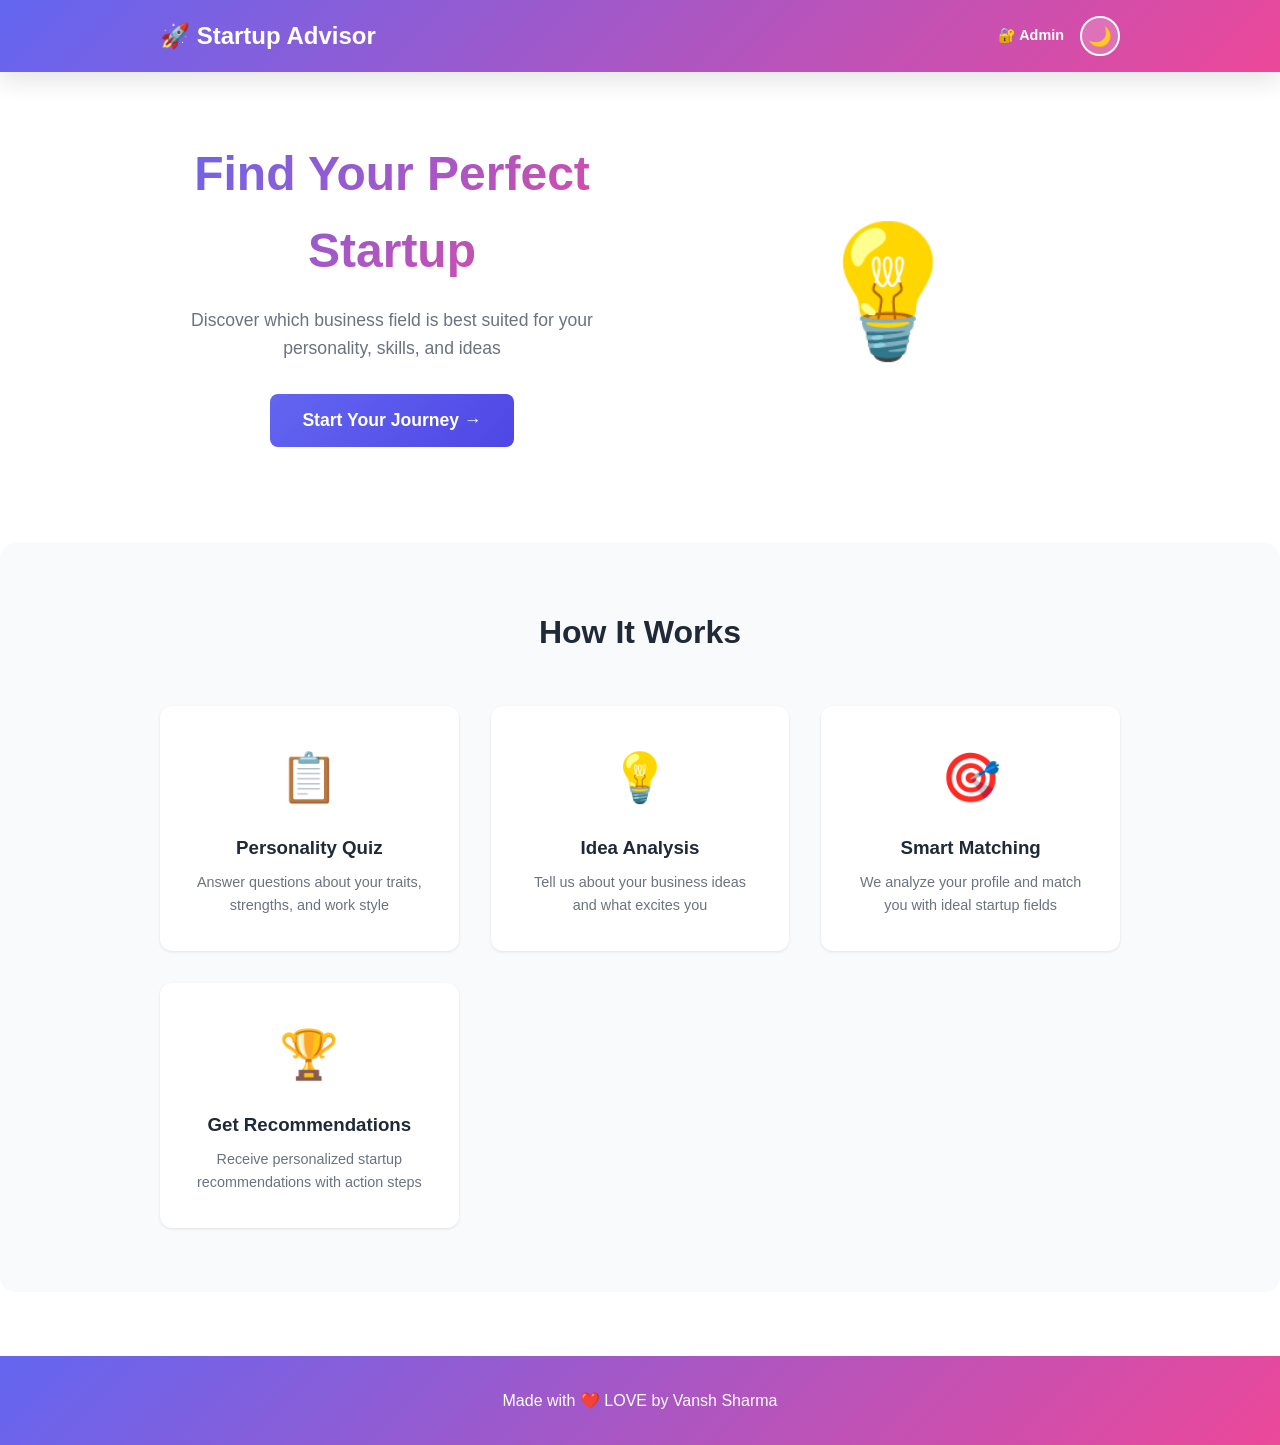
<file: index.html>
<!DOCTYPE html>
<html lang="en">
<head>
    <meta charset="UTF-8">
    <meta name="viewport" content="width=device-width, initial-scale=1.0">
    <title>Startup Advisor - Find Your Perfect Business</title>
    <link rel="stylesheet" href="styles.css">
</head>
<body>
    <!-- Navigation -->
    <nav class="navbar">
        <div class="container" style="display: flex; justify-content: space-between; align-items: center;">
            <div class="logo">🚀 Startup Advisor</div>
            <div style="display: flex; gap: 1rem; align-items: center;">
                <a href="admin.html" style="color: white; text-decoration: none; font-weight: 600; font-size: 0.9rem;">🔐 Admin</a>
                <button class="theme-toggle" id="themeToggle" title="Toggle Dark Mode">🌙</button>
            </div>
        </div>
    </nav>

    <!-- Landing Page -->
    <div id="landingPage" class="page active">
        <section class="hero">
            <div class="container">
                <div class="hero-content">
                    <h1>Find Your Perfect Startup</h1>
                    <p>Discover which business field is best suited for your personality, skills, and ideas</p>
                    <button class="btn btn-primary btn-lg" id="startBtn">Start Your Journey →</button>
                </div>
                <div class="hero-illustration">
                    💡
                </div>
            </div>
        </section>

        <section class="features">
            <div class="container">
                <h2>How It Works</h2>
                <div class="features-grid">
                    <div class="feature-card">
                        <div class="feature-icon">📋</div>
                        <h3>Personality Quiz</h3>
                        <p>Answer questions about your traits, strengths, and work style</p>
                    </div>
                    <div class="feature-card">
                        <div class="feature-icon">💡</div>
                        <h3>Idea Analysis</h3>
                        <p>Tell us about your business ideas and what excites you</p>
                    </div>
                    <div class="feature-card">
                        <div class="feature-icon">🎯</div>
                        <h3>Smart Matching</h3>
                        <p>We analyze your profile and match you with ideal startup fields</p>
                    </div>
                    <div class="feature-card">
                        <div class="feature-icon">🏆</div>
                        <h3>Get Recommendations</h3>
                        <p>Receive personalized startup recommendations with action steps</p>
                    </div>
                </div>
            </div>
        </section>
    </div>

    <!-- Quiz Page -->
    <div id="quizPage" class="page">
        <div class="container">
            <div class="quiz-header">
                <h2>Let's Find Your Perfect Startup!</h2>
                <div class="progress-bar">
                    <div class="progress-fill" id="progressFill"></div>
                </div>
                <p id="stepIndicator" class="step-indicator">Step 1 of 4</p>
            </div>

            <!-- Step 1: Personal Info -->
            <div class="quiz-step active" id="step1">
                <h3>Let's Start With You</h3>
                <div class="form-group">
                    <label>What's your name?</label>
                    <input type="text" id="name" placeholder="Your name" class="input-field">
                </div>
                <div class="form-group">
                    <label>What's your age range?</label>
                    <div class="radio-group">
                        <label class="radio-label"><input type="radio" name="ageRange" value="18-25"> 18-25</label>
                        <label class="radio-label"><input type="radio" name="ageRange" value="26-35"> 26-35</label>
                        <label class="radio-label"><input type="radio" name="ageRange" value="36-50"> 36-50</label>
                        <label class="radio-label"><input type="radio" name="ageRange" value="50+"> 50+</label>
                    </div>
                </div>
                <button class="btn btn-primary" onclick="nextStep(2)">Continue →</button>
            </div>

            <!-- Step 2: Personality -->
            <div class="quiz-step" id="step2">
                <h3>Your Personality Traits</h3>
                <div class="form-group">
                    <label>What's your strongest trait?</label>
                    <div class="checkbox-group">
                        <label class="checkbox-label"><input type="checkbox" class="trait" value="Leadership"> Leadership</label>
                        <label class="checkbox-label"><input type="checkbox" class="trait" value="Creativity"> Creativity</label>
                        <label class="checkbox-label"><input type="checkbox" class="trait" value="Analytical"> Analytical Thinking</label>
                        <label class="checkbox-label"><input type="checkbox" class="trait" value="Communication"> Communication</label>
                        <label class="checkbox-label"><input type="checkbox" class="trait" value="Problem-solving"> Problem-solving</label>
                        <label class="checkbox-label"><input type="checkbox" class="trait" value="Technical"> Technical Skills</label>
                    </div>
                </div>
                <div class="form-group">
                    <label>What motivates you most?</label>
                    <select class="select-field" id="motivation">
                        <option value="">Select...</option>
                        <option value="Money">Making Money</option>
                        <option value="Impact">Making a Social Impact</option>
                        <option value="Innovation">Innovation & Technology</option>
                        <option value="Freedom">Freedom & Independence</option>
                        <option value="Helping">Helping Others</option>
                        <option value="Recognition">Recognition & Fame</option>
                    </select>
                </div>
                <div class="button-group">
                    <button class="btn btn-secondary" onclick="prevStep(1)">← Back</button>
                    <button class="btn btn-primary" onclick="nextStep(3)">Continue →</button>
                </div>
            </div>

            <!-- Step 3: Work Style -->
            <div class="quiz-step" id="step3">
                <h3>Your Work Style</h3>
                <div class="form-group">
                    <label>How do you prefer to work?</label>
                    <div class="radio-group">
                        <label class="radio-label"><input type="radio" name="workStyle" value="Team"> In a team with collaboration</label>
                        <label class="radio-label"><input type="radio" name="workStyle" value="Independent"> Independently</label>
                        <label class="radio-label"><input type="radio" name="workStyle" value="Both"> Mix of both</label>
                    </div>
                </div>
                <div class="form-group">
                    <label>How much risk are you willing to take?</label>
                    <input type="range" min="1" max="10" value="5" class="slider" id="riskTolerance">
                    <div class="slider-labels">
                        <span>Low Risk</span>
                        <span id="riskValue">5</span>
                        <span>High Risk</span>
                    </div>
                </div>
                <div class="form-group">
                    <label>What's your experience level?</label>
                    <select class="select-field" id="experience">
                        <option value="">Select...</option>
                        <option value="None">Beginner - No experience</option>
                        <option value="Some">Some experience (1-3 years)</option>
                        <option value="Good">Good experience (3-5 years)</option>
                        <option value="Expert">Expert (5+ years)</option>
                    </select>
                </div>
                <div class="button-group">
                    <button class="btn btn-secondary" onclick="prevStep(2)">← Back</button>
                    <button class="btn btn-primary" onclick="nextStep(4)">Continue →</button>
                </div>
            </div>

            <!-- Step 4: Ideas & Interests -->
            <div class="quiz-step" id="step4">
                <h3>Your Ideas & Interests</h3>
                <div class="form-group">
                    <label>What industries interest you? (Select multiple)</label>
                    <div class="checkbox-group">
                        <label class="checkbox-label"><input type="checkbox" class="interest" value="Tech"> Technology</label>
                        <label class="checkbox-label"><input type="checkbox" class="interest" value="Health"> Health & Wellness</label>
                        <label class="checkbox-label"><input type="checkbox" class="interest" value="Education"> Education</label>
                        <label class="checkbox-label"><input type="checkbox" class="interest" value="Ecommerce"> E-commerce</label>
                        <label class="checkbox-label"><input type="checkbox" class="interest" value="Finance"> Finance & Crypto</label>
                        <label class="checkbox-label"><input type="checkbox" class="interest" value="Social"> Social Media</label>
                        <label class="checkbox-label"><input type="checkbox" class="interest" value="Creative"> Creative Services</label>
                        <label class="checkbox-label"><input type="checkbox" class="interest" value="Consulting"> Consulting</label>
                    </div>
                </div>
                <div class="form-group">
                    <label>Do you have a startup idea in mind?</label>
                    <textarea id="ideaDescription" class="textarea-field" placeholder="Describe your business idea (optional)..."></textarea>
                </div>
                <div class="button-group">
                    <button class="btn btn-secondary" onclick="prevStep(3)">← Back</button>
                    <button class="btn btn-primary btn-lg" onclick="submitQuiz()">Get My Recommendations! 🚀</button>
                </div>
            </div>
        </div>
    </div>

    <!-- Results Page -->
    <div id="resultsPage" class="page">
        <div class="container">
            <button class="btn btn-secondary" onclick="restartQuiz()" style="margin-bottom: 2rem;">← Start Over</button>
            
            <div class="results-header">
                <h1>Your Startup Profile</h1>
                <p id="welcomeMessage"></p>
            </div>

            <!-- Profile Summary -->
            <section class="results-section">
                <h2>📊 Your Profile</h2>
                <div class="profile-summary" id="profileSummary"></div>
            </section>

            <!-- Top Recommendations -->
            <section class="results-section">
                <h2>🎯 Top Startup Recommendations</h2>
                <div class="recommendations" id="recommendations"></div>
            </section>

            <!-- Action Plan -->
            <section class="results-section">
                <h2>🗺️ Your Action Plan</h2>
                <div class="action-plan" id="actionPlan"></div>
            </section>

            <!-- Resources -->
            <section class="results-section">
                <h2>📚 Next Steps</h2>
                <div class="resources-grid">
                    <div class="resource-card">
                        <div class="resource-icon">📖</div>
                        <h3>Learn More</h3>
                        <p>Research your recommended fields in detail</p>
                    </div>
                    <div class="resource-card">
                        <div class="resource-icon">👥</div>
                        <h3>Network</h3>
                        <p>Connect with entrepreneurs in your field</p>
                    </div>
                    <div class="resource-card">
                        <div class="resource-icon">🎓</div>
                        <h3>Skill Up</h3>
                        <p>Take courses to strengthen your skills</p>
                    </div>
                    <div class="resource-card">
                        <div class="resource-icon">💼</div>
                        <h3>Build MVP</h3>
                        <p>Create a minimum viable product to test your idea</p>
                    </div>
                </div>
            </section>
        </div>
    </div>

    <!-- Footer -->
    <footer class="footer">
        <p>Made with ❤️ LOVE by Vansh Sharma</p>
    </footer>

    <script src="script.js"></script>
</body>
</html>
</file>
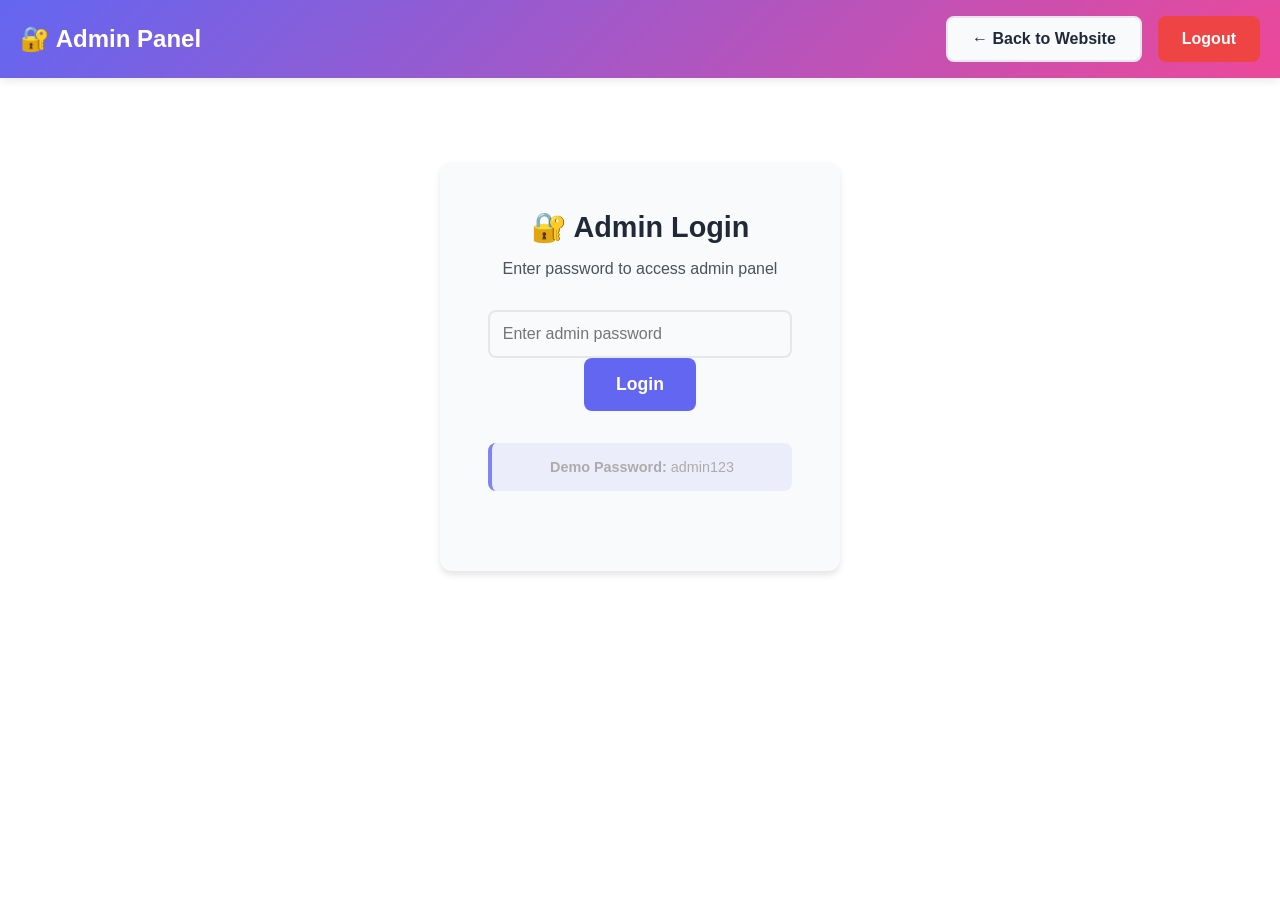
<file: admin.html>
<!DOCTYPE html>
<html lang="en">
<head>
    <meta charset="UTF-8">
    <meta name="viewport" content="width=device-width, initial-scale=1.0">
    <title>Startup Advisor - Admin Panel</title>
    <link rel="stylesheet" href="admin-styles.css">
</head>
<body>
    <nav class="admin-navbar">
        <div class="container">
            <div class="nav-content">
                <h1 class="admin-logo">🔐 Admin Panel</h1>
                <div class="nav-buttons">
                    <a href="index.html" class="btn btn-secondary">← Back to Website</a>
                    <button class="btn btn-danger" id="logoutBtn">Logout</button>
                </div>
            </div>
        </div>
    </nav>

    <div class="admin-container">
        <!-- Login Screen -->
        <div id="loginScreen" class="screen active">
            <div class="login-box">
                <h2>🔐 Admin Login</h2>
                <p>Enter password to access admin panel</p>
                <input type="password" id="adminPassword" placeholder="Enter admin password" class="input-field">
                <button class="btn btn-primary btn-lg" onclick="loginAdmin()">Login</button>
                <p class="hint" style="margin-top: 2rem; color: #999; font-size: 0.9rem;">
                    <strong>Demo Password:</strong> admin123
                </p>
            </div>
        </div>

        <!-- Admin Dashboard -->
        <div id="adminScreen" class="screen">
            <div class="admin-grid">
                <!-- Sidebar -->
                <aside class="admin-sidebar">
                    <button class="sidebar-btn active" onclick="showTab('dashboard')">📊 Dashboard</button>
                    <button class="sidebar-btn" onclick="showTab('fields')">🏢 Startup Fields</button>
                    <button class="sidebar-btn" onclick="showTab('quiz')">❓ Quiz Questions</button>
                    <button class="sidebar-btn" onclick="showTab('settings')">⚙️ Settings</button>
                </aside>

                <!-- Main Content -->
                <main class="admin-main">
                    <!-- Dashboard Tab -->
                    <div id="dashboard-tab" class="tab active">
                        <h2>📊 Dashboard</h2>
                        <div class="stats-grid">
                            <div class="stat-card">
                                <h3>Total Startup Fields</h3>
                                <p class="stat-value" id="totalFields">8</p>
                            </div>
                            <div class="stat-card">
                                <h3>Quiz Steps</h3>
                                <p class="stat-value">4</p>
                            </div>
                            <div class="stat-card">
                                <h3>Site Status</h3>
                                <p class="stat-value" style="color: #10b981;">🟢 Live</p>
                            </div>
                        </div>
                        <div class="info-box">
                            <h3>Welcome to Admin Panel!</h3>
                            <p>Use the sidebar to manage:</p>
                            <ul>
                                <li>✏️ Edit startup fields and descriptions</li>
                                <li>❓ Customize quiz questions</li>
                                <li>🎨 Update site colors and settings</li>
                                <li>📊 View site statistics</li>
                            </ul>
                        </div>
                    </div>

                    <!-- Startup Fields Tab -->
                    <div id="fields-tab" class="tab">
                        <h2>🏢 Manage Startup Fields</h2>
                        <button class="btn btn-primary" onclick="showAddFieldForm()">+ Add New Field</button>
                        <div id="fieldsContainer" class="fields-container"></div>
                    </div>

                    <!-- Quiz Tab -->
                    <div id="quiz-tab" class="tab">
                        <h2>❓ Quiz Questions</h2>
                        <p>Edit quiz questions and customize the flow</p>
                        <div class="quiz-steps">
                            <div class="quiz-step-card">
                                <h3>Step 1: Personal Info</h3>
                                <p>Name and age range</p>
                                <button class="btn btn-secondary btn-sm" onclick="editQuizStep(1)">Edit</button>
                            </div>
                            <div class="quiz-step-card">
                                <h3>Step 2: Personality</h3>
                                <p>Traits and motivation</p>
                                <button class="btn btn-secondary btn-sm" onclick="editQuizStep(2)">Edit</button>
                            </div>
                            <div class="quiz-step-card">
                                <h3>Step 3: Work Style</h3>
                                <p>Preferences and risk tolerance</p>
                                <button class="btn btn-secondary btn-sm" onclick="editQuizStep(3)">Edit</button>
                            </div>
                            <div class="quiz-step-card">
                                <h3>Step 4: Interests</h3>
                                <p>Industries and ideas</p>
                                <button class="btn btn-secondary btn-sm" onclick="editQuizStep(4)">Edit</button>
                            </div>
                        </div>
                    </div>

                    <!-- Settings Tab -->
                    <div id="settings-tab" class="tab">
                        <h2>⚙️ Settings</h2>
                        
                        <div class="settings-section">
                            <h3>Site Colors</h3>
                            <div class="color-grid">
                                <div class="color-input-group">
                                    <label>Primary Color</label>
                                    <input type="color" id="primaryColor" value="#6366f1" onchange="updateSiteColor('primary', this.value)">
                                </div>
                                <div class="color-input-group">
                                    <label>Secondary Color</label>
                                    <input type="color" id="secondaryColor" value="#ec4899" onchange="updateSiteColor('secondary', this.value)">
                                </div>
                                <div class="color-input-group">
                                    <label>Success Color</label>
                                    <input type="color" id="successColor" value="#10b981" onchange="updateSiteColor('success', this.value)">
                                </div>
                            </div>
                        </div>

                        <div class="settings-section">
                            <h3>Footer Text</h3>
                            <textarea id="footerText" class="textarea-field" placeholder="Enter footer text">Made with ❤️ LOVE by Vansh Sharma</textarea>
                            <button class="btn btn-primary" onclick="updateFooter()">Save Footer</button>
                        </div>

                        <div class="settings-section">
                            <h3>Data Management</h3>
                            <div class="button-group">
                                <button class="btn btn-secondary" onclick="exportData()">📥 Export Data</button>
                                <button class="btn btn-secondary" onclick="resetToDefault()">🔄 Reset to Default</button>
                            </div>
                        </div>
                    </div>
                </main>
            </div>
        </div>
    </div>

    <!-- Add/Edit Field Modal -->
    <div id="fieldModal" class="modal">
        <div class="modal-content">
            <span class="close" onclick="closeFieldModal()">&times;</span>
            <h2>Edit Startup Field</h2>
            <form id="fieldForm">
                <div class="form-group">
                    <label>Field Name</label>
                    <input type="text" id="fieldName" class="input-field" required>
                </div>
                <div class="form-group">
                    <label>Display Name</label>
                    <input type="text" id="fieldDisplayName" class="input-field" required>
                </div>
                <div class="form-group">
                    <label>Emoji</label>
                    <input type="text" id="fieldEmoji" class="input-field" placeholder="e.g., 💻" required>
                </div>
                <div class="form-group">
                    <label>Description</label>
                    <textarea id="fieldDescription" class="textarea-field" required></textarea>
                </div>
                <div class="form-group">
                    <label>Risk Level</label>
                    <select id="fieldRisk" class="select-field">
                        <option>Low</option>
                        <option>Low-Medium</option>
                        <option>Medium</option>
                        <option>Medium-High</option>
                        <option>High</option>
                    </select>
                </div>
                <div class="button-group">
                    <button type="button" class="btn btn-secondary" onclick="closeFieldModal()">Cancel</button>
                    <button type="submit" class="btn btn-primary">Save Field</button>
                </div>
            </form>
        </div>
    </div>

    <script src="admin-script.js"></script>
</body>
</html>
</file>
<file: styles.css>
/* Root Variables */
:root {
    --primary-color: #6366f1;
    --primary-dark: #4f46e5;
    --secondary-color: #ec4899;
    --success-color: #10b981;
    --warning-color: #f59e0b;
    --danger-color: #ef4444;
    
    --bg-color: #ffffff;
    --text-color: #1f2937;
    --text-light: #6b7280;
    --card-bg: #f9fafb;
    --border-color: #e5e7eb;
    
    --shadow: 0 1px 3px rgba(0, 0, 0, 0.1);
    --shadow-md: 0 4px 6px rgba(0, 0, 0, 0.1);
    --shadow-lg: 0 10px 25px rgba(0, 0, 0, 0.1);
}

body.dark-mode {
    --bg-color: #111827;
    --text-color: #f3f4f6;
    --text-light: #d1d5db;
    --card-bg: #1f2937;
    --border-color: #374151;
}

/* Global Styles */
* {
    margin: 0;
    padding: 0;
    box-sizing: border-box;
}

html {
    scroll-behavior: smooth;
}

body {
    font-family: 'Segoe UI', Tahoma, Geneva, Verdana, sans-serif;
    background-color: var(--bg-color);
    color: var(--text-color);
    line-height: 1.6;
    transition: all 0.3s ease;
}

.container {
    max-width: 1000px;
    margin: 0 auto;
    padding: 0 20px;
}

/* Navigation */
.navbar {
    background: linear-gradient(135deg, var(--primary-color), var(--secondary-color));
    padding: 1rem 0;
    position: sticky;
    top: 0;
    z-index: 100;
    box-shadow: var(--shadow-lg);
}

.navbar .container {
    display: flex;
    justify-content: space-between;
    align-items: center;
}

.logo {
    font-size: 1.5rem;
    font-weight: bold;
    color: white;
    display: flex;
    align-items: center;
    gap: 0.5rem;
}

.theme-toggle {
    background: rgba(255, 255, 255, 0.2);
    border: 2px solid white;
    color: white;
    width: 40px;
    height: 40px;
    border-radius: 50%;
    cursor: pointer;
    font-size: 1.2rem;
    transition: all 0.3s ease;
}

.theme-toggle:hover {
    background: rgba(255, 255, 255, 0.3);
    transform: scale(1.1);
}

/* Pages */
.page {
    display: none;
    opacity: 0;
    animation: fadeIn 0.5s ease;
}

.page.active {
    display: block;
    opacity: 1;
}

@keyframes fadeIn {
    from {
        opacity: 0;
        transform: translateY(10px);
    }
    to {
        opacity: 1;
        transform: translateY(0);
    }
}

/* Hero Section */
.hero {
    padding: 4rem 0;
    text-align: center;
}

.hero .container {
    display: grid;
    grid-template-columns: 1fr 1fr;
    gap: 2rem;
    align-items: center;
}

.hero-content h1 {
    font-size: 3rem;
    margin-bottom: 1rem;
    background: linear-gradient(135deg, var(--primary-color), var(--secondary-color));
    -webkit-background-clip: text;
    -webkit-text-fill-color: transparent;
    background-clip: text;
}

.hero-content p {
    font-size: 1.1rem;
    color: var(--text-light);
    margin-bottom: 2rem;
}

.hero-illustration {
    font-size: 8rem;
    animation: float 3s ease-in-out infinite;
}

@keyframes float {
    0%, 100% {
        transform: translateY(0px);
    }
    50% {
        transform: translateY(-20px);
    }
}

/* Features */
.features {
    padding: 4rem 0;
    background: var(--card-bg);
    border-radius: 15px;
    margin-top: 2rem;
}

.features h2 {
    text-align: center;
    font-size: 2rem;
    margin-bottom: 3rem;
    color: var(--text-color);
}

.features-grid {
    display: grid;
    grid-template-columns: repeat(auto-fit, minmax(250px, 1fr));
    gap: 2rem;
}

.feature-card {
    background: var(--bg-color);
    padding: 2rem;
    border-radius: 12px;
    text-align: center;
    box-shadow: var(--shadow);
    transition: all 0.3s ease;
    border: 2px solid transparent;
}

.feature-card:hover {
    transform: translateY(-5px);
    box-shadow: var(--shadow-lg);
    border-color: var(--primary-color);
}

.feature-icon {
    font-size: 3rem;
    margin-bottom: 1rem;
}

.feature-card h3 {
    margin-bottom: 0.5rem;
    color: var(--text-color);
}

.feature-card p {
    color: var(--text-light);
    font-size: 0.9rem;
}

/* Buttons */
.btn {
    padding: 0.75rem 1.5rem;
    border: none;
    border-radius: 8px;
    font-size: 1rem;
    font-weight: 600;
    cursor: pointer;
    transition: all 0.3s ease;
    text-decoration: none;
    display: inline-block;
}

.btn-primary {
    background: linear-gradient(135deg, var(--primary-color), var(--primary-dark));
    color: white;
}

.btn-primary:hover {
    transform: translateY(-2px);
    box-shadow: var(--shadow-lg);
}

.btn-secondary {
    background: var(--card-bg);
    color: var(--text-color);
    border: 2px solid var(--border-color);
}

.btn-secondary:hover {
    border-color: var(--primary-color);
    background: var(--primary-color);
    color: white;
}

.btn-lg {
    padding: 1rem 2rem;
    font-size: 1.1rem;
}

.button-group {
    display: flex;
    gap: 1rem;
    margin-top: 2rem;
    justify-content: center;
}

/* Quiz Section */
.quiz-header {
    text-align: center;
    margin: 3rem 0;
}

.quiz-header h2 {
    font-size: 2rem;
    margin-bottom: 1rem;
}

.progress-bar {
    width: 100%;
    height: 8px;
    background: var(--border-color);
    border-radius: 10px;
    overflow: hidden;
    margin: 1rem 0;
}

.progress-fill {
    height: 100%;
    background: linear-gradient(90deg, var(--primary-color), var(--secondary-color));
    width: 0%;
    transition: width 0.3s ease;
}

.step-indicator {
    color: var(--text-light);
    font-size: 0.9rem;
}

.quiz-step {
    display: none;
    animation: slideIn 0.5s ease;
    background: var(--card-bg);
    padding: 2rem;
    border-radius: 12px;
    margin-bottom: 2rem;
}

.quiz-step.active {
    display: block;
}

@keyframes slideIn {
    from {
        opacity: 0;
        transform: translateX(20px);
    }
    to {
        opacity: 1;
        transform: translateX(0);
    }
}

.quiz-step h3 {
    font-size: 1.5rem;
    margin-bottom: 2rem;
    color: var(--text-color);
}

/* Form Elements */
.form-group {
    margin-bottom: 2rem;
}

.form-group label {
    display: block;
    margin-bottom: 0.8rem;
    font-weight: 600;
    color: var(--text-color);
}

.input-field,
.select-field,
.textarea-field {
    width: 100%;
    padding: 0.8rem;
    border: 2px solid var(--border-color);
    border-radius: 8px;
    font-size: 1rem;
    background: var(--bg-color);
    color: var(--text-color);
    transition: border-color 0.3s ease;
    font-family: inherit;
}

.input-field:focus,
.select-field:focus,
.textarea-field:focus {
    outline: none;
    border-color: var(--primary-color);
    box-shadow: 0 0 0 3px rgba(99, 102, 241, 0.1);
}

.textarea-field {
    min-height: 120px;
    resize: vertical;
}

.radio-group,
.checkbox-group {
    display: flex;
    flex-direction: column;
    gap: 1rem;
}

.radio-label,
.checkbox-label {
    display: flex;
    align-items: center;
    gap: 0.8rem;
    cursor: pointer;
    padding: 0.8rem;
    border-radius: 8px;
    transition: all 0.3s ease;
}

.radio-label:hover,
.checkbox-label:hover {
    background: rgba(99, 102, 241, 0.1);
}

.radio-label input,
.checkbox-label input {
    cursor: pointer;
    width: 18px;
    height: 18px;
}

.slider {
    width: 100%;
    height: 6px;
    border-radius: 5px;
    background: var(--border-color);
    outline: none;
    -webkit-appearance: none;
}

.slider::-webkit-slider-thumb {
    -webkit-appearance: none;
    appearance: none;
    width: 24px;
    height: 24px;
    border-radius: 50%;
    background: var(--primary-color);
    cursor: pointer;
    transition: all 0.3s ease;
}

.slider::-webkit-slider-thumb:hover {
    transform: scale(1.2);
    box-shadow: 0 0 0 8px rgba(99, 102, 241, 0.2);
}

.slider::-moz-range-thumb {
    width: 24px;
    height: 24px;
    border-radius: 50%;
    background: var(--primary-color);
    cursor: pointer;
    border: none;
    transition: all 0.3s ease;
}

.slider::-moz-range-thumb:hover {
    transform: scale(1.2);
}

.slider-labels {
    display: flex;
    justify-content: space-between;
    margin-top: 0.5rem;
    font-size: 0.9rem;
    color: var(--text-light);
}

/* Results Section */
.results-header {
    text-align: center;
    margin: 2rem 0 3rem;
    animation: slideUp 0.6s ease;
}

@keyframes slideUp {
    from {
        opacity: 0;
        transform: translateY(30px);
    }
    to {
        opacity: 1;
        transform: translateY(0);
    }
}

.results-header h1 {
    font-size: 2.5rem;
    margin-bottom: 0.5rem;
}

#welcomeMessage {
    font-size: 1.1rem;
    color: var(--text-light);
}

.results-section {
    margin-bottom: 3rem;
    animation: slideUp 0.6s ease;
}

.results-section h2 {
    font-size: 1.8rem;
    margin-bottom: 1.5rem;
    color: var(--text-color);
    border-bottom: 2px solid var(--primary-color);
    padding-bottom: 0.5rem;
}

/* Profile Summary */
.profile-summary {
    display: grid;
    grid-template-columns: repeat(auto-fit, minmax(200px, 1fr));
    gap: 1rem;
}

.summary-item {
    background: var(--card-bg);
    padding: 1.5rem;
    border-radius: 8px;
    border-left: 4px solid var(--primary-color);
}

.summary-label {
    font-size: 0.9rem;
    color: var(--text-light);
    text-transform: uppercase;
    letter-spacing: 0.5px;
}

.summary-value {
    font-size: 1.2rem;
    font-weight: 600;
    color: var(--text-color);
    margin-top: 0.5rem;
}

/* Recommendations */
.recommendations {
    display: grid;
    grid-template-columns: repeat(auto-fit, minmax(300px, 1fr));
    gap: 2rem;
}

.recommendation-card {
    background: var(--card-bg);
    padding: 2rem;
    border-radius: 12px;
    border-top: 4px solid var(--primary-color);
    box-shadow: var(--shadow);
    transition: all 0.3s ease;
}

.recommendation-card:hover {
    transform: translateY(-5px);
    box-shadow: var(--shadow-lg);
}

.recommendation-rank {
    display: inline-block;
    background: linear-gradient(135deg, var(--primary-color), var(--secondary-color));
    color: white;
    width: 40px;
    height: 40px;
    border-radius: 50%;
    display: flex;
    align-items: center;
    justify-content: center;
    font-weight: bold;
    margin-bottom: 1rem;
    font-size: 1.2rem;
}

.recommendation-card h3 {
    font-size: 1.3rem;
    margin-bottom: 0.8rem;
    color: var(--text-color);
}

.recommendation-card p {
    color: var(--text-light);
    margin-bottom: 1rem;
}

.match-score {
    display: inline-block;
    background: var(--success-color);
    color: white;
    padding: 0.4rem 0.8rem;
    border-radius: 6px;
    font-size: 0.9rem;
    font-weight: 600;
}

.reasons-list {
    margin-top: 1rem;
    padding: 1rem;
    background: rgba(99, 102, 241, 0.05);
    border-radius: 8px;
}

.reasons-list h4 {
    font-size: 0.9rem;
    color: var(--text-color);
    margin-bottom: 0.5rem;
}

.reasons-list ul {
    list-style: none;
    font-size: 0.9rem;
    color: var(--text-light);
}

.reasons-list li {
    padding: 0.3rem 0;
    padding-left: 1.5rem;
    position: relative;
}

.reasons-list li:before {
    content: "✓";
    position: absolute;
    left: 0;
    color: var(--success-color);
    font-weight: bold;
}

/* Action Plan */
.action-plan {
    display: grid;
    grid-template-columns: repeat(auto-fit, minmax(280px, 1fr));
    gap: 1.5rem;
}

.action-item {
    background: var(--card-bg);
    padding: 1.5rem;
    border-radius: 8px;
    border-left: 4px solid var(--warning-color);
}

.action-step {
    display: flex;
    gap: 1rem;
    margin-bottom: 1rem;
}

.step-number {
    background: var(--primary-color);
    color: white;
    width: 30px;
    height: 30px;
    border-radius: 50%;
    display: flex;
    align-items: center;
    justify-content: center;
    font-weight: bold;
    flex-shrink: 0;
}

.step-content h4 {
    font-weight: 600;
    margin-bottom: 0.3rem;
}

.step-content p {
    color: var(--text-light);
    font-size: 0.9rem;
}

/* Resources Grid */
.resources-grid {
    display: grid;
    grid-template-columns: repeat(auto-fit, minmax(200px, 1fr));
    gap: 1.5rem;
}

.resource-card {
    background: var(--card-bg);
    padding: 1.5rem;
    border-radius: 12px;
    text-align: center;
    transition: all 0.3s ease;
    border: 2px solid var(--border-color);
}

.resource-card:hover {
    border-color: var(--primary-color);
    transform: translateY(-3px);
}

.resource-icon {
    font-size: 2.5rem;
    margin-bottom: 1rem;
}

.resource-card h3 {
    font-size: 1.1rem;
    margin-bottom: 0.5rem;
}

.resource-card p {
    color: var(--text-light);
    font-size: 0.9rem;
}

/* Footer */
.footer {
    background: linear-gradient(135deg, var(--primary-color), var(--secondary-color));
    color: white;
    text-align: center;
    padding: 2rem;
    margin-top: 4rem;
}

/* Responsive */
@media (max-width: 768px) {
    .hero .container {
        grid-template-columns: 1fr;
    }

    .hero-content h1 {
        font-size: 2rem;
    }

    .button-group {
        flex-direction: column;
    }

    .quiz-step {
        padding: 1.5rem;
    }

    .recommendations,
    .resources-grid,
    .action-plan {
        grid-template-columns: 1fr;
    }
}
</file>
<file: admin-styles.css>
/* Admin Panel Styles */
:root {
    --primary-color: #6366f1;
    --secondary-color: #ec4899;
    --success-color: #10b981;
    --danger-color: #ef4444;
    --warning-color: #f59e0b;
    
    --bg-color: #ffffff;
    --text-color: #1f2937;
    --card-bg: #f9fafb;
    --border-color: #e5e7eb;
}

body.dark-mode {
    --bg-color: #111827;
    --text-color: #f3f4f6;
    --card-bg: #1f2937;
    --border-color: #374151;
}

* {
    margin: 0;
    padding: 0;
    box-sizing: border-box;
}

body {
    font-family: 'Segoe UI', Tahoma, Geneva, Verdana, sans-serif;
    background-color: var(--bg-color);
    color: var(--text-color);
    transition: all 0.3s ease;
}

/* Navbar */
.admin-navbar {
    background: linear-gradient(135deg, var(--primary-color), var(--secondary-color));
    padding: 1rem 0;
    box-shadow: 0 2px 10px rgba(0, 0, 0, 0.1);
    position: sticky;
    top: 0;
    z-index: 100;
}

.admin-navbar .container {
    max-width: 1400px;
    margin: 0 auto;
    padding: 0 20px;
}

.nav-content {
    display: flex;
    justify-content: space-between;
    align-items: center;
}

.admin-logo {
    color: white;
    font-size: 1.5rem;
}

.nav-buttons {
    display: flex;
    gap: 1rem;
}

/* Admin Container */
.admin-container {
    max-width: 1400px;
    margin: 0 auto;
    padding: 20px;
}

/* Login Screen */
.screen {
    display: none;
}

.screen.active {
    display: block;
}

.login-box {
    background: var(--card-bg);
    padding: 3rem;
    border-radius: 12px;
    max-width: 400px;
    margin: 4rem auto;
    box-shadow: 0 4px 6px rgba(0, 0, 0, 0.1);
    text-align: center;
}

.login-box h2 {
    margin-bottom: 1rem;
    font-size: 1.8rem;
}

.login-box p {
    color: var(--text-color);
    opacity: 0.8;
    margin-bottom: 2rem;
}

.hint {
    background: rgba(99, 102, 241, 0.1);
    padding: 1rem;
    border-radius: 8px;
    border-left: 4px solid var(--primary-color);
}

/* Admin Grid */
.admin-grid {
    display: grid;
    grid-template-columns: 250px 1fr;
    gap: 2rem;
    min-height: calc(100vh - 200px);
}

/* Sidebar */
.admin-sidebar {
    display: flex;
    flex-direction: column;
    gap: 1rem;
    background: var(--card-bg);
    padding: 1.5rem;
    border-radius: 12px;
    height: fit-content;
    position: sticky;
    top: 100px;
}

.sidebar-btn {
    padding: 1rem;
    border: 2px solid transparent;
    background: transparent;
    color: var(--text-color);
    border-radius: 8px;
    cursor: pointer;
    font-size: 1rem;
    font-weight: 500;
    transition: all 0.3s ease;
    text-align: left;
}

.sidebar-btn:hover,
.sidebar-btn.active {
    background: var(--primary-color);
    color: white;
    border-color: var(--primary-color);
}

/* Main Content */
.admin-main {
    background: var(--card-bg);
    padding: 2rem;
    border-radius: 12px;
}

.tab {
    display: none;
}

.tab.active {
    display: block;
    animation: fadeIn 0.3s ease;
}

@keyframes fadeIn {
    from {
        opacity: 0;
    }
    to {
        opacity: 1;
    }
}

.tab h2 {
    margin-bottom: 1.5rem;
    font-size: 1.8rem;
    color: var(--text-color);
}

/* Stats Grid */
.stats-grid {
    display: grid;
    grid-template-columns: repeat(auto-fit, minmax(200px, 1fr));
    gap: 1rem;
    margin-bottom: 2rem;
}

.stat-card {
    background: var(--bg-color);
    padding: 1.5rem;
    border-radius: 8px;
    border-left: 4px solid var(--primary-color);
}

.stat-card h3 {
    font-size: 0.9rem;
    color: var(--text-color);
    opacity: 0.7;
    text-transform: uppercase;
    margin-bottom: 0.5rem;
}

.stat-value {
    font-size: 2rem;
    font-weight: bold;
    color: var(--primary-color);
}

/* Info Box */
.info-box {
    background: linear-gradient(135deg, rgba(99, 102, 241, 0.1), rgba(236, 72, 153, 0.1));
    padding: 1.5rem;
    border-radius: 8px;
    border-left: 4px solid var(--primary-color);
}

.info-box h3 {
    margin-bottom: 0.5rem;
}

.info-box ul {
    list-style: none;
    margin-top: 1rem;
}

.info-box li {
    padding: 0.5rem 0;
    padding-left: 1.5rem;
    position: relative;
}

.info-box li:before {
    content: "✓";
    position: absolute;
    left: 0;
    color: var(--success-color);
    font-weight: bold;
}

/* Fields Container */
.fields-container {
    display: grid;
    grid-template-columns: repeat(auto-fill, minmax(300px, 1fr));
    gap: 1.5rem;
    margin-top: 1.5rem;
}

.field-card {
    background: var(--bg-color);
    padding: 1.5rem;
    border-radius: 8px;
    border-top: 4px solid var(--primary-color);
    box-shadow: 0 2px 4px rgba(0, 0, 0, 0.1);
}

.field-icon {
    font-size: 2.5rem;
    margin-bottom: 0.5rem;
}

.field-card h3 {
    margin-bottom: 0.5rem;
    font-size: 1.2rem;
}

.field-card p {
    color: var(--text-color);
    opacity: 0.7;
    font-size: 0.9rem;
    margin-bottom: 1rem;
}

.field-actions {
    display: flex;
    gap: 0.5rem;
}

/* Quiz Steps */
.quiz-steps {
    display: grid;
    grid-template-columns: repeat(auto-fit, minmax(250px, 1fr));
    gap: 1.5rem;
    margin-top: 1.5rem;
}

.quiz-step-card {
    background: var(--bg-color);
    padding: 1.5rem;
    border-radius: 8px;
    border: 2px solid var(--border-color);
}

.quiz-step-card h3 {
    margin-bottom: 0.5rem;
    color: var(--primary-color);
}

.quiz-step-card p {
    color: var(--text-color);
    opacity: 0.7;
    margin-bottom: 1rem;
    font-size: 0.9rem;
}

/* Settings Section */
.settings-section {
    margin-bottom: 2rem;
    padding-bottom: 2rem;
    border-bottom: 1px solid var(--border-color);
}

.settings-section:last-child {
    border-bottom: none;
}

.settings-section h3 {
    margin-bottom: 1.5rem;
    color: var(--primary-color);
}

/* Color Grid */
.color-grid {
    display: grid;
    grid-template-columns: repeat(auto-fit, minmax(150px, 1fr));
    gap: 1rem;
    margin-bottom: 1rem;
}

.color-input-group {
    display: flex;
    flex-direction: column;
    gap: 0.5rem;
}

.color-input-group label {
    font-weight: 600;
    font-size: 0.9rem;
}

.color-input-group input[type="color"] {
    width: 100%;
    height: 50px;
    border: 2px solid var(--border-color);
    border-radius: 8px;
    cursor: pointer;
}

/* Button Group */
.button-group {
    display: flex;
    gap: 1rem;
    flex-wrap: wrap;
}

/* Buttons */
.btn {
    padding: 0.75rem 1.5rem;
    border: none;
    border-radius: 8px;
    font-size: 1rem;
    font-weight: 600;
    cursor: pointer;
    transition: all 0.3s ease;
    text-decoration: none;
    display: inline-block;
}

.btn-primary {
    background: var(--primary-color);
    color: white;
}

.btn-primary:hover {
    transform: translateY(-2px);
    box-shadow: 0 4px 12px rgba(99, 102, 241, 0.3);
}

.btn-secondary {
    background: var(--card-bg);
    color: var(--text-color);
    border: 2px solid var(--border-color);
}

.btn-secondary:hover {
    border-color: var(--primary-color);
    color: var(--primary-color);
}

.btn-danger {
    background: var(--danger-color);
    color: white;
}

.btn-danger:hover {
    background: #dc2626;
}

.btn-lg {
    padding: 1rem 2rem;
    font-size: 1.1rem;
}

.btn-sm {
    padding: 0.5rem 1rem;
    font-size: 0.9rem;
}

/* Modal */
.modal {
    display: none;
    position: fixed;
    z-index: 1000;
    left: 0;
    top: 0;
    width: 100%;
    height: 100%;
    background-color: rgba(0, 0, 0, 0.5);
}

.modal.active {
    display: flex;
    justify-content: center;
    align-items: center;
}

.modal-content {
    background: var(--bg-color);
    padding: 2rem;
    border-radius: 12px;
    max-width: 500px;
    width: 90%;
    box-shadow: 0 10px 40px rgba(0, 0, 0, 0.2);
    position: relative;
}

.close {
    position: absolute;
    right: 1.5rem;
    top: 1.5rem;
    font-size: 2rem;
    cursor: pointer;
    color: var(--text-color);
}

.close:hover {
    color: var(--primary-color);
}

/* Form */
.form-group {
    margin-bottom: 1.5rem;
}

.form-group label {
    display: block;
    margin-bottom: 0.5rem;
    font-weight: 600;
}

.input-field,
.select-field,
.textarea-field {
    width: 100%;
    padding: 0.8rem;
    border: 2px solid var(--border-color);
    border-radius: 8px;
    font-size: 1rem;
    background: var(--card-bg);
    color: var(--text-color);
    font-family: inherit;
}

.input-field:focus,
.select-field:focus,
.textarea-field:focus {
    outline: none;
    border-color: var(--primary-color);
    box-shadow: 0 0 0 3px rgba(99, 102, 241, 0.1);
}

.textarea-field {
    min-height: 120px;
    resize: vertical;
}

/* Responsive */
@media (max-width: 768px) {
    .admin-grid {
        grid-template-columns: 1fr;
    }

    .admin-sidebar {
        display: flex;
        flex-direction: row;
        position: static;
        margin-bottom: 1rem;
    }

    .sidebar-btn {
        flex: 1;
    }

    .nav-buttons {
        flex-direction: column;
        gap: 0.5rem;
    }

    .fields-container,
    .quiz-steps {
        grid-template-columns: 1fr;
    }

    .color-grid {
        grid-template-columns: 1fr;
    }
}
</file>
